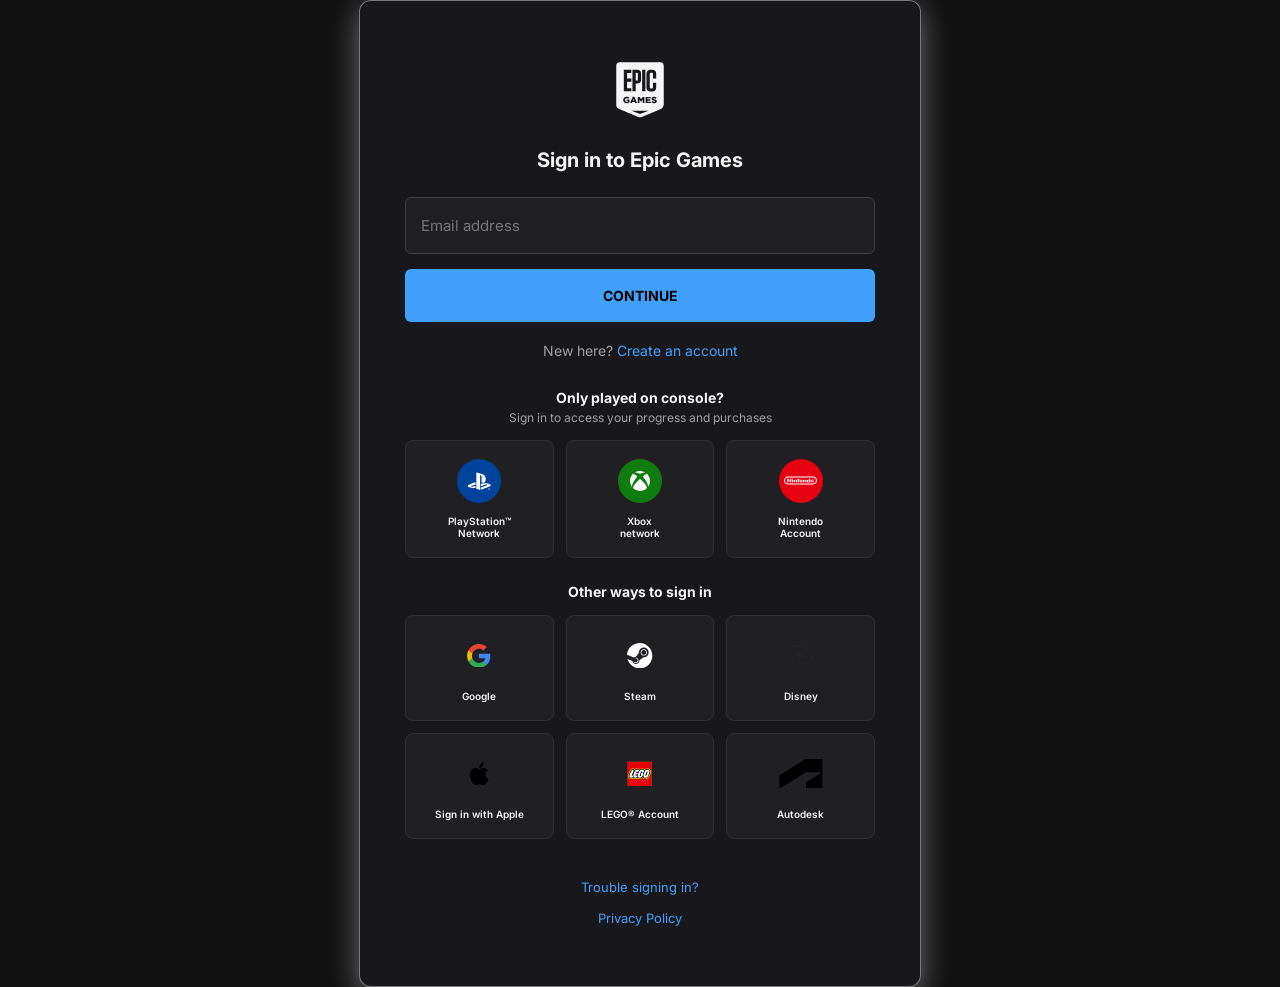
<file: login.html>
<!DOCTYPE html>
<html lang="sl">
<head>
    <meta charset="UTF-8">
    <meta name="viewport" content="width=device-width, initial-scale=1.0">
    <title>Sign in to Epic Games</title>
    <link rel="stylesheet" href="stylesheet.css">
</head>
<body>
    <div class="glavna-skatla">
        <!-- Logotip -->
        <div id="epic-logo" size="9" spacing="4.8" class="mui-7n5fxw">
            <svg viewBox="0 0 20 23" fill="none" xmlns="http://www.w3.org/2000/svg" class="mui-14hp1uk">
                <path d="M8.72828 7.83333C9.04142 7.83333 9.13578 7.69782 9.13578 7.35268V5.18338C9.13578 4.83824 9.04142 4.67819 8.72828 4.67819H8.2719V7.83333H8.72828Z" fill="currentColor"></path><path d="M7.68124 15.7861L7.69179 15.8172L7.70562 15.8479H7.1189L7.13274 15.8172L7.14328 15.7861L7.15711 15.7519L7.17128 15.7211L7.18149 15.6901L7.19533 15.6593L7.20916 15.6251L7.223 15.594L7.23354 15.5633L7.24738 15.5325L7.26121 15.5015L7.27176 15.4672L7.28559 15.4365L7.29943 15.4054L7.30997 15.3747L7.32381 15.3436L7.33764 15.3093L7.35148 15.2786L7.36202 15.2475L7.37586 15.2165L7.38969 15.1825L7.40024 15.1515L7.41407 15.1204L7.42791 15.1515L7.43845 15.1825L7.45196 15.2165L7.46612 15.2475L7.47667 15.2786L7.4905 15.3093L7.50434 15.3436L7.51455 15.3747L7.52872 15.4054L7.54255 15.4365L7.55276 15.4672L7.56693 15.5015L7.57714 15.5325L7.60482 15.594L7.61536 15.6251L7.62919 15.6593L7.64303 15.6901L7.65357 15.7211L7.66741 15.7519L7.68124 15.7861Z" fill="currentColor"></path><path fill-rule="evenodd" clip-rule="evenodd" d="M0.5 2.22412C0.5 0.964645 0.959634 0.5 2.20487 0.5H17.7951C19.0404 0.5 19.5 0.964645 19.5 2.22412V17.4219C19.5 17.5647 19.5 18.5507 18.5221 19.0715C17.5442 19.5924 10.8703 22.2757 10.8703 22.2757C10.4775 22.4578 10.2876 22.5052 10 22.4996C9.67714 22.4996 9.55607 22.4567 9.12574 22.2757C9.12574 22.2757 2.45648 19.5054 1.47824 19.0715C0.581575 18.6555 0.545888 18.1813 0.524221 17.8934C0.52225 17.8673 0.520395 17.8426 0.518018 17.8197C0.505569 17.6968 0.5 17.5647 0.5 17.4219V2.22412ZM6.54586 6.97525V8.26808H4.82329V10.8569H6.54586V12.1471H3.52293V3.51961H6.54586V4.81179H4.82329V6.97525H6.54586ZM14.6779 11.0296C15.0129 11.0296 15.1835 10.8722 15.1835 10.5329V8.69734H16.4783V10.5934C16.4783 11.6476 15.9421 12.1523 14.8617 12.1523H14.2033C13.1232 12.1523 12.5917 11.6476 12.5917 10.5934V5.24611C12.5917 4.19188 13.1232 3.52743 14.2033 3.52743H14.8493C15.9294 3.52743 16.4783 4.0605 16.4783 5.11439V6.97251L15.1835 6.97022V5.24611C15.1835 4.81787 15.0605 4.68022 14.6529 4.68022H14.4295C14.0818 4.68022 13.8912 4.90679 13.8912 5.24611V10.5329C13.8912 10.8722 14.0818 11.0296 14.4295 11.0296H14.6779ZM10.8643 12.1471H12.1599V3.51961H10.8643V12.1471ZM6.9777 12.1471V3.51961H8.92531C9.93414 3.51961 10.4325 4.0495 10.4325 5.1218V7.4146C10.4325 8.48656 9.93414 9.01645 8.92531 9.01645H8.2719V12.1471H6.9777ZM16.6873 16.1941L16.691 16.1598L16.6943 16.1219V16.0398L16.691 16.0022L16.6873 15.9679L16.6735 15.8994L16.6666 15.8686L16.6564 15.8379L16.6458 15.8069L16.632 15.7797L16.6145 15.7486L16.5971 15.7214L16.5763 15.6907L16.5556 15.6632L16.5312 15.6393L16.5068 15.6118L16.4515 15.5639L16.4235 15.5468L16.3958 15.5261L16.3681 15.5092L16.3055 15.475L16.2709 15.4578L16.236 15.4439L16.2014 15.4268L16.1632 15.4135L16.1319 15.4031L16.1009 15.3928L16.066 15.3828L16.0347 15.3724L15.9656 15.3517L15.9306 15.3449L15.8924 15.3346L15.8578 15.3245L15.8196 15.3174L15.7814 15.3074L15.705 15.2867L15.6704 15.2799L15.6391 15.2695L15.6078 15.2627L15.5801 15.2524L15.5524 15.2456L15.5106 15.232L15.4724 15.2181L15.4378 15.2045L15.4101 15.1874L15.3785 15.1702L15.3544 15.1463L15.3403 15.1259L15.3232 15.0881L15.3195 15.0437V15.0366L15.3232 15.0027L15.337 14.9716L15.3577 14.9409L15.389 14.9134L15.4134 14.8998L15.4411 14.8862L15.4724 14.8794L15.5073 14.8723L15.5452 14.8655H15.6216L15.6529 14.8691L15.6878 14.8723L15.7224 14.8759L15.7916 14.8894L15.8265 14.8962L15.8611 14.9066L15.896 14.9169L15.9339 14.9273L15.9619 14.9409L15.9932 14.9512L16.0209 14.9648L16.0522 14.9784L16.0799 14.9923L16.1112 15.0059L16.1388 15.023L16.1701 15.0366L16.1981 15.0573L16.2258 15.0745L16.2568 15.0916L16.2848 15.112L16.3055 15.0848L16.323 15.0573L16.3437 15.0298L16.3645 15.0027L16.3853 14.9716L16.4027 14.9444L16.4235 14.9169L16.4445 14.8894L16.4617 14.8623L16.4824 14.8348L16.5035 14.8073L16.521 14.7801L16.5414 14.749L16.5625 14.7219L16.5832 14.6944L16.6007 14.6669L16.6215 14.6394L16.5661 14.5986L16.5381 14.5779L16.5104 14.5608L16.4791 14.5404L16.4515 14.5232L16.3889 14.489L16.3612 14.475L16.3299 14.4582L16.295 14.4443L16.264 14.4307L16.2327 14.4171L16.2014 14.4068L16.1665 14.3929L16.1355 14.3861L16.1042 14.3757L16.0693 14.3657L16.0384 14.3589L16.0034 14.3518L15.9688 14.345L15.9375 14.3382L15.903 14.3314L15.8647 14.3279L15.8302 14.3211L15.7916 14.3178H15.757L15.6806 14.3107H15.5314L15.4622 14.3178L15.4273 14.3211L15.3927 14.3246L15.3614 14.3314L15.3268 14.3382L15.2951 14.345L15.2642 14.3518L15.2365 14.3589L15.2049 14.3689L15.1703 14.3829L15.1357 14.3929L15.1044 14.4068L15.0731 14.4239L15.0418 14.4375L15.0105 14.4547L14.9828 14.4718L14.9552 14.4922L14.9272 14.5129L14.9031 14.53L14.8751 14.554L14.8511 14.5815L14.8267 14.6054L14.8023 14.6326L14.7608 14.6876L14.7433 14.7183L14.7262 14.749L14.712 14.7801L14.6844 14.8416L14.6775 14.8723L14.6669 14.9033L14.6531 14.9648L14.6495 14.9991L14.6462 15.0298L14.6425 15.0641V15.1431L14.6495 15.2149L14.6531 15.2492L14.66 15.2799L14.6669 15.3142L14.6775 15.3414L14.6877 15.3724L14.6982 15.3996L14.712 15.4235L14.7295 15.4542L14.7466 15.4817L14.7641 15.5057L14.7849 15.5296L14.8059 15.5536L14.83 15.5775L14.8544 15.6014L14.8787 15.6221L14.9064 15.6393L14.9344 15.6597L14.9654 15.6768L14.9934 15.694L15.028 15.7111L15.0593 15.7282L15.0939 15.7418L15.1288 15.7557L15.1634 15.7693L15.2016 15.7829L15.2642 15.8036L15.2951 15.814L15.3301 15.8208L15.3614 15.8311L15.396 15.8411L15.4305 15.8479L15.4655 15.8583L15.5001 15.8651L15.5383 15.8754L15.5732 15.8822L15.6111 15.8926L15.646 15.8994L15.6806 15.9097L15.7119 15.9165L15.7432 15.9269L15.7709 15.9337L15.7952 15.9405L15.8367 15.9576L15.8717 15.9715L15.903 15.9851L15.9306 15.9987L15.9583 16.0194L15.9827 16.0398L16.0001 16.0637L16.014 16.098L16.0176 16.1391V16.1459L16.014 16.1802L16.0034 16.2109L15.9896 16.2384L15.9688 16.2623L15.9412 16.283L15.9168 16.2966L15.8888 16.307L15.8578 16.3138L15.8265 16.3206L15.7916 16.3273L15.7534 16.3309H15.6773L15.6391 16.3273H15.6045L15.5696 16.3206L15.5314 16.3173L15.4968 16.3102L15.4622 16.3034L15.4273 16.2966L15.396 16.2863L15.3614 16.2762L15.3268 16.2659L15.2951 16.2523L15.2642 16.2419L15.2329 16.228L15.1703 16.2009L15.1426 16.1837L15.1113 16.1701L15.0837 16.1527L15.0524 16.1323L15.0244 16.1151L14.9934 16.0948L14.9654 16.0741L14.9344 16.0533L14.9064 16.033L14.8857 16.0605L14.8613 16.0844L14.8405 16.1119L14.8162 16.1391L14.7954 16.163L14.7746 16.1905L14.7503 16.218L14.7295 16.2419L14.7051 16.2691L14.6844 16.2934L14.66 16.3206L14.6392 16.348L14.6185 16.372L14.5941 16.3995L14.5734 16.4267L14.549 16.4506L14.5282 16.4781L14.5559 16.502L14.5803 16.5227L14.6079 16.5431L14.6356 16.5638L14.6636 16.5842L14.6913 16.6049L14.7466 16.6392L14.7783 16.6563L14.8059 16.6732L14.8369 16.6903L14.8685 16.7042L14.8995 16.721L14.9308 16.7346L14.9621 16.7485L14.9967 16.7621L15.028 16.7725L15.0626 16.7828L15.0939 16.7964L15.1288 16.8068L15.1634 16.8168L15.1947 16.8239L15.2293 16.8339L15.2642 16.841L15.3683 16.8614L15.4029 16.865L15.4378 16.8718L15.4757 16.875L15.5452 16.8821H15.5834L15.618 16.8854H15.7639L15.8367 16.8786L15.8717 16.875L15.9375 16.8682L15.9725 16.8614L16.0034 16.8546L16.0347 16.8478L16.0693 16.841L16.1009 16.8307L16.1701 16.81L16.2047 16.7964L16.2396 16.7828L16.2709 16.7657L16.3019 16.7518L16.3335 16.7346L16.3612 16.7142L16.3889 16.6974L16.4165 16.6767L16.4409 16.6563L16.4686 16.6321L16.5137 16.5878L16.5345 16.5638L16.5519 16.5363L16.5727 16.5088L16.6076 16.4542L16.6215 16.4234L16.6353 16.3959L16.6491 16.3652L16.6597 16.3309L16.6666 16.3002L16.6768 16.2659L16.684 16.2316L16.6873 16.1941ZM12.267 16.8443H14.291V16.2795H12.9301V15.8551H14.1382V15.3245H12.9301V14.9169H14.2736V14.3518H12.267V16.8443ZM11.0843 16.8443H11.7544V14.3518H11.0428L11.0253 14.3793L11.0082 14.41L10.9871 14.4372L10.9697 14.4683L10.9525 14.4954L10.9351 14.5265L10.9143 14.5537L10.8969 14.5844L10.8794 14.6119L10.8623 14.6391L10.8415 14.6698L10.8241 14.6973L10.8066 14.728L10.7891 14.7555L10.7687 14.7859L10.7338 14.8409L10.7163 14.8713L10.6992 14.8988L10.6784 14.9295L10.661 14.957L10.6435 14.9875L10.6261 15.0149L10.6053 15.0457L10.5882 15.0729L10.5707 15.1004L10.5533 15.1311L10.5325 15.1586L10.515 15.1893L10.4979 15.2165L10.4805 15.2475L10.4597 15.2747L10.4422 15.3054L10.4248 15.3329L10.4076 15.3054L10.3902 15.2747L10.3691 15.2475L10.352 15.2165L10.3345 15.1893L10.3174 15.1586L10.2999 15.1311L10.2788 15.1004L10.2617 15.0729L10.2443 15.0457L10.2271 15.0149L10.2097 14.9875L10.1886 14.957L10.1714 14.9295L10.154 14.8988L10.1369 14.8713L10.1194 14.8409L10.0983 14.8134L10.0812 14.7859L10.0637 14.7555L10.0463 14.728L10.0255 14.6973L10.008 14.6698L9.99091 14.6391L9.97345 14.6119L9.95599 14.5844L9.93524 14.5537L9.91811 14.5265L9.90065 14.4954L9.88319 14.4683L9.86573 14.4372L9.84497 14.41L9.82751 14.3793L9.81038 14.3518H9.0988V16.8443H9.75833V15.3773L9.77909 15.4048L9.79655 15.4358L9.8173 15.463L9.83476 15.494L9.85552 15.5215L9.87265 15.5523L9.89373 15.5798L9.91086 15.6105L9.93195 15.638L9.94941 15.6687L9.97016 15.6962L9.98762 15.7273L10.008 15.7548L10.0255 15.7855L10.0463 15.813L10.0637 15.8437L10.0848 15.8712L10.1056 15.902L10.1227 15.9295L10.1434 15.9605L10.1609 15.988L10.182 16.0187L10.1991 16.0462L10.2202 16.077L10.2373 16.1045L10.2581 16.1352L10.2755 16.1627L10.2963 16.1934L10.3138 16.2212L10.3345 16.252L10.352 16.2795L10.3727 16.3102L10.3902 16.3377L10.4109 16.3684H10.4248L10.4422 16.3413L10.463 16.3102L10.4805 16.2827L10.5012 16.2552L10.5187 16.2245L10.5394 16.197L10.5566 16.1695L10.574 16.1388L10.5951 16.1113L10.6122 16.0841L10.6333 16.0563L10.6504 16.0255L10.6712 15.998L10.6887 15.9709L10.7061 15.9398L10.7269 15.9123L10.7443 15.8848L10.7651 15.8541L10.7822 15.8266L10.8033 15.7991L10.8208 15.7684L10.8379 15.7409L10.859 15.7137L10.8761 15.6826L10.8969 15.6551L10.9143 15.6276L10.9351 15.6005L10.9525 15.5694L10.9697 15.5419L10.9908 15.5144L11.0082 15.4837L11.029 15.4562L11.0464 15.429L11.0672 15.398L11.0843 15.3705V16.8443ZM8.10127 16.8443H8.81648L8.78881 16.7828L8.77497 16.7518L8.76443 16.7175L8.75059 16.6871L8.73675 16.6563L8.72292 16.6253L8.69492 16.5638L8.68141 16.5295L8.66724 16.4988L8.6567 16.4677L8.6432 16.437L8.62903 16.4063L8.61519 16.3755L8.60136 16.3413L8.58752 16.3102L8.55952 16.2487L8.54931 16.218L8.53547 16.187L8.5213 16.1527L8.46596 16.0297L8.45212 15.9987L8.44158 15.9644L8.40007 15.8722L8.38591 15.8411L8.37207 15.8104L8.35823 15.7761L8.3444 15.7454L8.33386 15.7147L8.32035 15.6836L8.30618 15.6529L8.29235 15.6221L8.27851 15.5878L8.26467 15.5571L8.23667 15.4953L8.22646 15.4646L8.21262 15.4339L8.19846 15.4031L8.18495 15.3688L8.15695 15.3074L8.14311 15.2763L8.12928 15.2456L8.11873 15.2149L8.1049 15.1806L8.09106 15.1498L8.07723 15.1188L8.06306 15.0881L8.03539 15.0266L8.02155 14.9923L8.01101 14.9616L7.9975 14.9305L7.98334 14.8998L7.9695 14.8691L7.95566 14.838L7.94183 14.804L7.92766 14.773L7.91383 14.7422L7.90361 14.7115L7.88978 14.6808L7.87561 14.6497L7.8621 14.6154L7.84794 14.5847L7.82027 14.5232L7.80643 14.4922L7.79589 14.4615L7.78205 14.4272L7.75438 14.3657L7.74021 14.3347H7.09814L7.08431 14.3657L7.07047 14.3964L7.05631 14.4272L7.04609 14.4615L7.03226 14.4922L7.01842 14.5232L7.00426 14.554L6.99075 14.5847L6.97658 14.6154L6.96275 14.6497L6.94858 14.6808L6.93837 14.7115L6.9107 14.773L6.89686 14.804L6.88302 14.838L6.86886 14.8691L6.84119 14.9305L6.83064 14.9616L6.81681 14.9923L6.80297 15.0266L6.76146 15.1188L6.74763 15.1498L6.73346 15.1806L6.72325 15.2149L6.69557 15.2763L6.68141 15.3074L6.65374 15.3688L6.6399 15.4031L6.62606 15.4339L6.61552 15.4646L6.58785 15.5261L6.57401 15.5571L6.55985 15.5878L6.54601 15.6221L6.51834 15.6836L6.5078 15.7147L6.48012 15.7761L6.46629 15.8104L6.45245 15.8411L6.43862 15.8722L6.42478 15.9029L6.41061 15.9337L6.4004 15.9644L6.38656 15.9987L6.3724 16.0297L6.31705 16.1527L6.30322 16.187L6.29268 16.218L6.25117 16.3102L6.237 16.3413L6.22316 16.3755L6.20966 16.4063L6.19549 16.437L6.18495 16.4677L6.17111 16.4988L6.15728 16.5295L6.14344 16.5638L6.11577 16.6253L6.08777 16.6871L6.07723 16.7175L6.06372 16.7518L6.03572 16.8135L6.02188 16.8443H6.72325L6.73708 16.8135L6.74763 16.7828L6.76146 16.7518L6.7753 16.7175L6.78584 16.6871L6.79968 16.6563L6.81351 16.6253L6.82372 16.5945L6.83789 16.5638L6.85173 16.5331L6.86194 16.502L6.87578 16.4677L6.88994 16.437L6.90048 16.4063L6.91399 16.3755H7.91053L7.92437 16.4063L7.93491 16.437L7.94875 16.4677L7.96258 16.502L7.9728 16.5331L7.98696 16.5638L8.0008 16.5945L8.01101 16.6253L8.03901 16.6871L8.04922 16.7175L8.06306 16.7518L8.07723 16.7828L8.08777 16.8135L8.10127 16.8443ZM5.71254 16.5467L5.74054 16.526L5.76492 16.5056V15.3928H4.61915V15.8926H5.12615V16.2041L5.09847 16.2212L5.07377 16.2352L5.0428 16.2487L5.0148 16.2623L4.9835 16.2762L4.95253 16.283L4.91794 16.2934L4.88302 16.3002L4.84843 16.307L4.73708 16.3173H4.65736L4.61915 16.3138L4.58455 16.3102L4.54963 16.3034L4.51504 16.2966L4.48012 16.2863L4.44553 16.2762L4.41424 16.2623L4.38294 16.2487L4.35197 16.2352L4.32397 16.218L4.2963 16.2009L4.26863 16.1802L4.24062 16.1598L4.21658 16.1391L4.19549 16.1151L4.17144 16.0912L4.15036 16.0673L4.1296 16.0398L4.11247 16.0126L4.09468 15.9851L4.07755 15.9544L4.06372 15.9233L4.04955 15.889L4.03934 15.8618L4.02913 15.8311L4.02221 15.8001L4.00804 15.7386L4.00113 15.6733L3.99783 15.6393V15.5604L4.00442 15.4921L4.01167 15.4542L4.01858 15.4235L4.0255 15.3896L4.03605 15.3553L4.04955 15.3245L4.06009 15.2935L4.07426 15.2627L4.09172 15.2352L4.10885 15.2045L4.12631 15.177L4.14344 15.1531L4.16452 15.1259L4.18857 15.1016L4.20966 15.0777L4.23371 15.0573L4.25808 15.0366L4.28246 15.0162L4.33781 14.982L4.36581 14.9648L4.39711 14.9512L4.42807 14.9373L4.45937 14.9273L4.49067 14.9169L4.52196 14.9101L4.55655 14.9033L4.58785 14.8998L4.62277 14.8962H4.69557L4.80659 14.9066L4.84118 14.9134L4.8761 14.9205L4.9074 14.9273L4.93837 14.9373L4.96966 14.9477L4.99767 14.958L5.02534 14.9716L5.05334 14.9855L5.08431 15.0027L5.11198 15.0195L5.13998 15.0366L5.16765 15.0538L5.19533 15.0745L5.22333 15.0916L5.251 15.1156L5.27867 15.1359L5.29943 15.1088L5.32381 15.0848L5.34456 15.0573L5.36894 15.0298L5.38969 15.0027L5.41078 14.9784L5.43483 14.9512L5.45591 14.9237L5.47996 14.8962L5.50104 14.8723L5.5218 14.8451L5.54618 14.8176L5.56693 14.7937L5.58768 14.7662L5.61206 14.7387L5.63282 14.7115L5.6572 14.6876L5.67795 14.6601L5.65028 14.6394L5.62227 14.6154L5.5946 14.5951L5.56693 14.5744L5.53926 14.5572L5.51159 14.5368L5.47996 14.5197L5.45229 14.5025L5.42132 14.4854L5.39332 14.4683L5.36202 14.4547L5.33105 14.4375L5.29943 14.4239L5.26846 14.41L5.23717 14.3964L5.20587 14.3861L5.1782 14.3757L5.1469 14.3689L5.1156 14.3589L5.08431 14.3518L5.05334 14.345L5.02171 14.3382L4.95253 14.3246L4.92124 14.3211L4.88302 14.3143L4.84843 14.3107H4.81351L4.7753 14.3075L4.73708 14.3039H4.58785L4.55326 14.3075L4.51834 14.3107L4.44916 14.3178L4.41424 14.3246L4.37965 14.3279L4.34506 14.3347L4.31376 14.345L4.27884 14.3518L4.24754 14.3621L4.21658 14.3689L4.18528 14.3829L4.15036 14.3929L4.12269 14.4032L4.0881 14.4204L4.0568 14.434L4.0255 14.4479L3.93161 14.4993L3.90427 14.5165L3.87627 14.5333L3.8486 14.554L3.82059 14.5711L3.79292 14.5915L3.76854 14.6122L3.74087 14.6361L3.71649 14.6565L3.66807 14.7047L3.64698 14.7287L3.62293 14.7526L3.60185 14.7765L3.5811 14.804L3.56034 14.8312L3.53959 14.8587L3.50467 14.9134L3.48754 14.9409L3.47008 14.9684L3.45262 14.9991L3.43878 15.0298L3.41111 15.0916L3.39727 15.1223L3.3831 15.1566L3.37289 15.1874L3.36235 15.2217L3.35214 15.2524L3.34522 15.2867L3.33468 15.321L3.32776 15.3517L3.32414 15.386L3.31722 15.42L3.3103 15.4921V15.5261L3.30701 15.5639V15.6768L3.31359 15.7454L3.31722 15.7797L3.32084 15.8104L3.32776 15.8447L3.33105 15.8754L3.33797 15.9097L3.34851 15.9405L3.35543 15.9747L3.36597 16.0055L3.37289 16.0365L3.38673 16.0673L3.39727 16.0948L3.43878 16.187L3.45262 16.218L3.47008 16.2452L3.48754 16.2762L3.50467 16.3034L3.52213 16.3309L3.54288 16.3584L3.56034 16.3856L3.5811 16.4095L3.60185 16.437L3.62293 16.4609L3.64698 16.4849L3.67136 16.5088L3.69574 16.5295L3.72012 16.5535L3.74417 16.5742L3.76854 16.5945L3.79655 16.6152L3.82422 16.6356L3.85189 16.6563L3.87956 16.6732L3.90757 16.6903L3.93886 16.7074L3.96653 16.7246L3.99783 16.7417L4.02913 16.7553L4.09172 16.7828L4.12631 16.7964L4.15728 16.8068L4.18857 16.8203L4.21987 16.8307L4.25479 16.8375L4.28576 16.8478L4.32068 16.8546L4.35197 16.8614L4.42115 16.875L4.49067 16.8821L4.59806 16.8922H4.74762L4.78584 16.8889L4.82043 16.8854L4.85864 16.8821L4.89356 16.8786L4.93145 16.875L4.96637 16.8718L5.00096 16.865L5.03588 16.8579L5.06685 16.8511L5.10177 16.8443L5.13306 16.8339L5.16765 16.8239L5.26154 16.7928L5.29251 16.7793L5.32743 16.7657L5.35873 16.7518L5.39332 16.7382L5.42461 16.721L5.45591 16.7074L5.48688 16.6903L5.51817 16.6732L5.54947 16.6563L5.57714 16.6392L5.60514 16.622L5.63282 16.6013L5.66049 16.5842L5.68849 16.5638L5.71254 16.5467ZM10.0006 21.2059L13.4554 19.9118H6.54586L10.0006 21.2059Z" fill="currentColor"></path>
            </svg>
        </div>
        
        <h2>Sign in to Epic Games</h2>

        <!-- E-pošta in gumb -->
        <form action="registracija.html" method="GET">
            <div class="ohisje-vnosa">
                <input type="email" id="email" placeholder="Email address" required>
            </div>
            <button type="submit" class="glavni-gumb">Continue</button>
        </form>

        <p class="besedilo-registracija">New here? <a href="registracija.html">Create an account</a></p>

        <!-- Sekcija: Konzolni računi -->
        <div class="glava-sekcije">
            <p class="naslov-sekcije">Only played on console?</p>
            <p class="podnaslov-sekcije">Sign in to access your progress and purchases</p>
        </div>

        <div class="mreza-gumbov">
            <!-- PlayStation -->
            <button class="kvadratni-gumb">
                <div class="icon-circle ps-circle">
                    <svg width="24px" height="24px" viewBox="0 0 34 26" fill="none" xmlns="http://www.w3.org/2000/svg" color="#fff">
                        <path d="M13.1816 0.923828C14.6 1.18358 15.9954 1.55622 17.3839 1.94381C18.1781 2.16956 18.971 2.40484 19.7571 2.65372C20.9946 3.04131 22.224 3.47922 23.3433 4.13337C23.8465 4.43256 24.3266 4.77119 24.7386 5.18327C25.1847 5.61438 25.5505 6.11757 25.8185 6.6738C26.3067 7.6761 26.474 8.79536 26.5229 9.89694C26.546 10.615 26.5447 11.3385 26.4073 12.0484C26.3035 12.6708 26.0829 13.2678 25.7573 13.8082C25.4619 14.2891 25.0455 14.6839 24.5496 14.9533C24.065 15.2049 23.5247 15.3298 22.9788 15.3164C22.1547 15.3246 21.355 15.0676 20.6152 14.7289L20.6084 11.1005V6.81524C20.6075 6.59612 20.5861 6.37758 20.5445 6.16245C20.4819 5.8279 20.3432 5.49062 20.0753 5.26351C19.8922 5.11208 19.6728 5.01085 19.4388 4.96975C19.3226 4.9496 19.2031 4.96105 19.0928 5.00292C18.9825 5.04479 18.8855 5.11553 18.8119 5.20775C18.5712 5.50286 18.5086 5.89453 18.4991 6.26173C18.4964 12.7352 18.4991 19.21 18.4964 25.6849C16.7243 25.1327 14.9523 24.5806 13.1816 24.0257C13.1789 16.3255 13.1802 8.62536 13.1816 0.923828ZM25.3805 16.2004C27.1118 16.2072 28.8539 16.418 30.5117 16.9294C30.8368 17.0273 31.1509 17.1538 31.4759 17.2544C32.0526 17.4625 32.6319 17.7127 33.0943 18.1221C33.3704 18.3709 33.6111 18.7069 33.6138 19.089C33.6301 19.4018 33.4873 19.701 33.2806 19.9308C32.889 20.3619 32.3722 20.6584 31.8527 20.9168C31.2992 21.1942 30.7048 21.3738 30.1255 21.5846L19.5041 25.3354V22.4114C19.5082 22.372 19.4864 22.304 19.5422 22.2945L27.6231 19.4616C27.9876 19.3284 28.3793 19.2304 28.688 18.9884C28.8145 18.8904 28.9382 18.7354 28.877 18.5668C28.8118 18.4213 28.6581 18.3397 28.5153 18.2798C28.1114 18.1221 27.6721 18.0921 27.2437 18.0799C26.5699 18.0754 25.8994 18.1763 25.2568 18.3791C23.3392 19.0387 21.423 19.7078 19.5041 20.3674V17.2258C20.8983 16.759 22.3394 16.4461 23.8016 16.2929C24.3266 16.2331 24.8542 16.2195 25.3805 16.2004ZM12.1453 14.8908L12.1466 16.229V17.5672C12.1466 17.6882 12.1534 17.8093 12.1385 17.9303C10.312 18.5654 8.48831 19.2141 6.66458 19.8547C6.41163 19.9485 6.15187 20.0546 5.9574 20.245C5.86628 20.3334 5.79148 20.4653 5.8418 20.5931C5.90436 20.7427 6.0594 20.8243 6.20355 20.8869C6.60475 21.0474 7.0413 21.0691 7.46833 21.0882C7.9447 21.0876 8.41984 21.0397 8.88678 20.9454C9.19975 20.8784 9.50676 20.7861 9.80476 20.6693C10.584 20.3919 11.3633 20.1117 12.1439 19.8384C12.1494 20.5918 12.1453 21.3479 12.1466 22.1013C12.1439 22.2523 12.1534 22.4046 12.1385 22.5542C9.2381 23.1002 6.24701 22.9085 3.44009 21.9966C2.8281 21.8212 2.22155 21.5886 1.7102 21.2078C1.42868 20.9943 1.17709 20.7251 1.04925 20.3946C0.995035 20.2542 0.970085 20.1042 0.975931 19.9538C0.981778 19.8035 1.0183 19.6559 1.08325 19.5201C1.21245 19.2508 1.43684 19.0373 1.68436 18.8714C2.25827 18.4825 2.8893 18.186 3.52984 17.9208C4.08199 17.6896 4.65454 17.5101 5.21757 17.3088C7.52817 16.5051 9.83468 15.6918 12.1453 14.8908Z" fill="white"></path>
                        <path d="M31.2305 25.8941C30.4698 25.8672 29.9553 25.282 29.9964 24.5241C30.0354 23.8075 30.6263 23.2912 31.363 23.3353C32.121 23.3808 32.5816 23.9688 32.5555 24.669C32.5273 25.4198 31.9634 25.9198 31.2305 25.8941ZM32.3607 24.6149C32.3606 23.993 31.9018 23.5293 31.2866 23.529C30.6537 23.5287 30.1949 23.9872 30.1969 24.6177C30.1989 25.2474 30.6575 25.7097 31.2799 25.7097C31.9006 25.7098 32.3608 25.2436 32.3607 24.6149Z" fill="white"></path>
                        <path d="M31.5716 24.6221C31.6858 24.6639 31.7313 24.7609 31.7645 24.8664C31.8096 25.0096 31.8514 25.1539 31.899 25.2964C31.9145 25.3427 31.9168 25.349 31.9168 25.349L31.6408 25.3491C31.6408 25.3491 31.6382 25.3366 31.6291 25.3024C31.5966 25.1794 31.5612 25.0571 31.5269 24.9345C31.4821 24.7746 31.4267 24.7303 31.2603 24.7248C31.2038 24.7229 31.0393 24.7219 31.0393 24.7219L31.041 25.3472L30.7744 25.3493C30.7744 25.3493 30.7754 24.6523 30.7754 24.3338C30.7754 24.1977 30.7744 23.8718 30.7744 23.8718C30.7744 23.8718 31.2417 23.8718 31.449 23.8751C31.6427 23.8783 31.7777 23.9696 31.8153 24.1215C31.8649 24.3216 31.8129 24.5336 31.5808 24.608C31.5793 24.6085 31.5729 24.6105 31.5729 24.6105C31.5729 24.6105 31.574 24.6183 31.5716 24.6221ZM31.0399 24.2945C31.0399 24.3615 31.0396 24.5403 31.0396 24.5403C31.0396 24.5403 31.0423 24.5406 31.0757 24.5399C31.1802 24.5379 31.2852 24.5471 31.3888 24.5265C31.5142 24.5016 31.5849 24.4087 31.5805 24.278C31.5763 24.1548 31.5064 24.0744 31.3854 24.0651C31.2855 24.0575 31.0394 24.057 31.0394 24.057V24.106C31.0394 24.106 31.0399 24.2317 31.0399 24.2945Z" fill="white"></path>
                    </svg>
                </div>
                <span>PlayStation™<br>Network</span>
            </button>

            <!-- Xbox -->
            <button class="kvadratni-gumb">
                <div class="icon-circle xbox-circle">
                    <svg xmlns="http://www.w3.org/2000/svg" viewBox="0 0 50 50" color="#fff" width="20px" height="20px">
                        <path fill="currentColor" d="m 22.507206,49.595036 c -3.839305,-0.36485 -7.72611,-1.732319 -11.064938,-3.893265 -2.7978042,-1.809887 -3.4291927,-2.5551 -3.4291927,-4.040355 0,-2.983725 3.3075477,-8.21056 8.9668737,-14.16767 3.213132,-3.384198 7.689618,-7.34871 8.173295,-7.241842 0.94187,0.20857 8.466399,7.488906 11.283897,10.916772 4.454474,5.418165 6.501564,9.856119 5.461221,11.834353 -0.790684,1.503643 -5.698136,4.443126 -9.302843,5.57215 -2.971581,0.930798 -6.874025,1.324952 -10.088313,1.019857 z M 4.2340126,38.559329 C 1.9088811,35.021147 0.73415086,31.538122 0.16763899,26.50032 -0.02003976,24.836949 0.04599538,23.886041 0.59223331,20.470815 1.2717001,16.219021 3.7144204,11.294982 6.6512458,8.267015 7.9012791,6.9799849 8.0124961,6.9455116 9.5370966,7.4568757 11.384921,8.077408 13.360182,9.4310872 16.424444,12.179816 l 1.789899,1.605339 -0.978941,1.189353 c -4.534413,5.521588 -9.3202208,13.352935 -11.1217053,18.196534 -0.9789419,2.631516 -1.3728356,5.274524 -0.949979,6.374819 0.2838352,0.743489 0.02317,0.466548 -0.9326015,-0.984808 z M 45.044298,39.160902 C 45.274264,38.04854 44.983478,36.006529 44.302852,33.946133 42.828647,29.484619 37.899762,21.185001 33.374039,15.541607 l -1.424969,-1.776561 1.541978,-1.403668 c 2.012333,-1.832868 3.409498,-2.9302908 4.917879,-3.8628125 1.189212,-0.7354455 2.889327,-1.3864302 3.620346,-1.3864302 0.450082,0 2.036663,1.6375155 3.316819,3.4186727 1.98337,2.757921 3.441936,6.107646 4.181064,9.589522 0.477887,2.252302 0.517855,7.067172 0.07705,9.313728 -0.36493,1.843211 -1.129549,4.23226 -1.870995,5.853113 -0.561878,1.214061 -1.946299,3.572656 -2.554517,4.340278 -0.312798,0.394728 -0.312798,0.394154 -0.139022,-0.457355 z M 22.918477,6.2698203 C 20.829682,5.2183627 17.607863,4.0893392 15.82839,3.7848192 15.20511,3.6785241 14.141019,3.6181945 13.465028,3.6526689 11.996035,3.7262109 12.061492,3.650385 14.416743,2.5466266 16.374628,1.6290436 18.008129,1.0895255 20.226677,0.62757424 22.720371,0.10759098 27.409445,0.10184493 29.86375,0.61493532 32.513844,1.1693929 35.635451,2.3213995 37.394073,3.3958394 L 37.917719,3.7141492 36.71866,3.6543965 C 34.334445,3.5348861 30.86007,4.490391 27.129664,6.289934 26.00475,6.8334749 25.026967,7.2666979 24.955139,7.2552067 24.883899,7.2414175 23.966929,6.7984262 22.916159,6.2698248 Z"></path>
                    </svg>
                </div>
                <span>Xbox<br>network</span>
            </button>

            <!-- Nintendo -->
            <button class="kvadratni-gumb">
                <div class="icon-circle nintendo-circle">
                    <svg viewBox="0 0 67 17" fill="none" xmlns="http://www.w3.org/2000/svg" color="#fff" width="33px" height="33px">
                        <path d="M12.4158 9.97174L9.06263 4.71748H6.64291V12.2474H9.0445V7.00194L12.4067 12.2562H14.8083V4.71748H12.4158V9.97174ZM31.4745 7.25674V6.5099H30.2057V5.49947H27.8676V6.5099H26.5988V7.25674H27.8676V12.2562H30.2057V7.25674H31.4745ZM16.1496 12.2562H18.4878V7.24796H16.1496V12.2562ZM16.1496 6.2551H18.4878V4.71748H16.1496V6.2551ZM57.0946 6.90529C55.2095 6.90529 53.6779 8.16174 53.6779 9.71693C53.6779 11.2721 55.2095 12.5286 57.0946 12.5286C58.9796 12.5286 60.5112 11.2721 60.5112 9.71693C60.5112 8.16174 58.9886 6.90529 57.0946 6.90529ZM58.0371 10.7713C58.0371 11.5709 57.5477 11.896 57.0855 11.896C56.6142 11.896 56.1248 11.5709 56.1248 10.7713C56.1248 10.4638 56.1248 9.69057 56.1248 9.69057C56.1248 9.69057 56.1248 8.95252 56.1248 8.64499C56.1248 7.85422 56.6142 7.52033 57.0764 7.52033C57.5386 7.52033 58.028 7.84543 58.028 8.64499C58.028 8.95252 58.028 9.50606 58.028 9.70814C58.0371 9.72572 58.0371 10.4726 58.0371 10.7713ZM50.6148 7.49398C50.2432 7.29189 49.8444 7.09859 49.2916 7.04587C47.606 6.90529 46.3191 8.34625 46.3191 9.673C46.3191 11.4127 47.7057 12.0629 47.9141 12.1595C48.7026 12.511 49.7085 12.511 50.6057 11.975C50.6057 12.019 50.6057 12.265 50.6057 12.265H52.9167V4.71748H50.6148C50.6148 4.71748 50.6148 6.33417 50.6148 7.49398ZM50.6329 9.72572C50.6329 9.72572 50.6329 10.2968 50.6329 10.6131C50.6329 11.3863 50.0801 11.5884 49.7176 11.5884C49.346 11.5884 48.8022 11.3863 48.8022 10.6131C48.8022 10.3495 48.8022 9.72572 48.8022 9.72572C48.8022 9.72572 48.8022 9.0931 48.8022 8.8295C48.8022 8.0563 49.346 7.85422 49.7176 7.85422C50.0801 7.85422 50.6329 8.04752 50.6329 8.8295C50.6329 9.0931 50.6329 9.72572 50.6329 9.72572ZM23.9616 7.01072C23.1913 7.0283 22.5478 7.35339 22.0947 7.76635C22.0947 7.64334 22.0947 7.23917 22.0947 7.23917H19.7747V12.2474H22.0947C22.0947 12.2474 22.0947 9.17217 22.0947 8.9613C22.0947 8.52198 22.5659 8.03873 23.2003 8.03873C23.8347 8.03873 24.2697 8.52198 24.2697 8.9613C24.2697 9.27761 24.2697 12.2474 24.2697 12.2474H26.5897C26.5897 12.2474 26.5897 9.87509 26.5897 9.52363C26.6079 7.54669 24.8316 6.99315 23.9616 7.01072ZM42.9478 7.01072C42.1775 7.0283 41.534 7.35339 41.0809 7.76635C41.0809 7.64334 41.0809 7.23917 41.0809 7.23917H38.7609V12.2474H41.0809C41.0809 12.2474 41.0809 9.17217 41.0809 8.9613C41.0809 8.52198 41.5521 8.03873 42.1865 8.03873C42.8209 8.03873 43.2559 8.52198 43.2559 8.9613C43.2559 9.27761 43.2559 12.2474 43.2559 12.2474H45.576C45.576 12.2474 45.576 9.87509 45.576 9.52363C45.5941 7.54669 43.8178 6.99315 42.9478 7.01072ZM38.054 9.76965C38.054 8.21446 36.5043 6.93165 34.6102 6.93165C32.707 6.93165 31.1664 8.1881 31.1664 9.74329C31.1664 11.2985 32.707 12.5549 34.6102 12.5549C36.1871 12.5549 37.5193 11.6851 37.9271 10.4989H35.598C35.598 10.4989 35.598 10.5253 35.598 10.8064C35.598 11.7202 34.9727 11.9223 34.6283 11.9223C34.2839 11.9223 33.6495 11.7202 33.6495 10.8064C33.6495 10.5341 33.6495 9.76965 33.6495 9.76965H38.054ZM33.8127 8.01237C33.9939 7.70485 34.3292 7.55548 34.6374 7.55548C34.9455 7.55548 35.2808 7.70485 35.4621 8.01237C35.6071 8.26718 35.6161 8.55713 35.6161 8.99645H33.6677C33.6495 8.54834 33.6586 8.25839 33.8127 8.01237ZM61.4446 5.64884C61.4446 5.40282 61.2543 5.27981 60.8827 5.27981H60.3571V6.56262H60.6743V6.03544H60.8284L61.0821 6.56262H61.4446L61.1455 5.9915C61.3359 5.94757 61.4446 5.82456 61.4446 5.64884ZM60.8374 5.85092H60.6833V5.48189H60.8284C61.0187 5.48189 61.1184 5.5434 61.1184 5.67519C61.1093 5.7982 61.0187 5.85092 60.8374 5.85092ZM60.8465 4.77898C60.1849 4.77898 59.6502 5.29738 59.6502 5.93879C59.6502 6.58019 60.1849 7.09859 60.8465 7.09859C61.508 7.09859 62.0427 6.58019 62.0427 5.93879C62.0427 5.29738 61.508 4.77898 60.8465 4.77898ZM60.8465 6.87893C60.3118 6.87893 59.8768 6.45718 59.8768 5.93879C59.8768 5.42039 60.3118 4.99864 60.8465 4.99864C61.3812 4.99864 61.8162 5.42039 61.8162 5.93879C61.8162 6.45718 61.3812 6.87893 60.8465 6.87893ZM58.2455 0.500016H8.7545C3.5163 0.491229 0 4.13758 0 8.5132C0 12.8888 3.50724 16.5 8.76356 16.5H58.2364C63.4928 16.5 67 12.8888 67 8.5132C67 4.13758 63.4746 0.491229 58.2455 0.500016ZM58.2183 14.5407H8.78168C4.60381 14.5582 2.06628 11.8344 2.06628 8.50441C2.06628 5.17437 4.62194 2.47695 8.78168 2.46817H58.2183C62.3781 2.47695 64.9337 5.17437 64.9337 8.50441C64.9247 11.8344 62.3962 14.5582 58.2183 14.5407Z" fill="currentColor"></path>
                    </svg>
                </div>
                <span>Nintendo<br>Account</span>
            </button>
        </div>

        <!-- Sekcija: Drugi načini -->
        <div class="glava-sekcije">
            <p class="naslov-sekcije">Other ways to sign in</p>
        </div>

        <div class="mreza-gumbov">
            <!-- Google -->
            <button class="kvadratni-gumb">
                <div class="icon-circle google-circle">
                    <svg viewBox="0 0 18 18" fill="none" xmlns="http://www.w3.org/2000/svg" width="23.86px" height="23.72px" class="mui-e8z6o0"><path d="M17.64 9.20483C17.64 8.56665 17.5827 7.95301 17.4764 7.36392H9V10.8453H13.8436C13.635 11.9703 13.0009 12.9235 12.0477 13.5616V15.8198H14.9564C16.6582 14.253 17.64 11.9457 17.64 9.20483Z" fill="#4285F4"></path><path d="M9 17.9999C11.43 17.9999 13.4673 17.194 14.9564 15.8194L12.0477 13.5613C11.2418 14.1013 10.2109 14.4204 9 14.4204C6.65591 14.4204 4.67182 12.8372 3.96409 10.7099H0.957275V13.0417C2.43818 15.9831 5.48182 17.9999 9 17.9999Z" fill="#34A853"></path><path d="M3.96409 10.7097C3.78409 10.1697 3.68182 9.59292 3.68182 8.99973C3.68182 8.40655 3.78409 7.82973 3.96409 7.28973V4.95792H0.957273C0.347727 6.17292 0 7.54746 0 8.99973C0 10.452 0.347727 11.8266 0.957273 13.0416L3.96409 10.7097Z" fill="#FBBC05"></path><path d="M9 3.57955C10.3214 3.57955 11.5077 4.03364 12.4405 4.92546L15.0218 2.34409C13.4632 0.891818 11.4259 0 9 0C5.48182 0 2.43818 2.01682 0.957275 4.95818L3.96409 7.29C4.67182 5.16273 6.65591 3.57955 9 3.57955Z" fill="#EA4335"></path></svg>
                </div>
                <span>Google</span>
            </button>

            <!-- Steam -->
            <button class="kvadratni-gumb">
                <div class="icon-circle steam-circle">
                    <svg viewBox="0 0 20 20" fill="none" xmlns="http://www.w3.org/2000/svg" color="#fff" width="25.33px" height="25.33px" class="mui-1hsm8ow"><path d="M9.98273 0C4.72031 0 0.409375 4.05061 0 9.19787L5.36906 11.4139C5.83788 11.0929 6.39467 10.9212 6.96484 10.9219C7.01813 10.9219 7.07078 10.9234 7.12266 10.9262L9.51062 7.47088V7.4225C9.51062 5.34333 11.2052 3.65136 13.2882 3.65136C15.3712 3.65136 17.0657 5.34333 17.0657 7.4225C17.0657 9.5016 15.3712 11.1943 13.2882 11.1943C13.2593 11.1943 13.2312 11.1936 13.2024 11.1929L9.79672 13.6178C9.79891 13.6628 9.80031 13.7077 9.80031 13.7519C9.80031 15.3133 8.5282 16.5833 6.96484 16.5833C5.5925 16.5833 4.4443 15.605 4.18484 14.3102L0.344531 12.7251C1.53383 16.9226 5.39711 20 9.98273 20C15.5154 20 20 15.5223 20 10C20 4.47706 15.5154 0 9.98273 0ZM6.2775 15.1733L5.04711 14.6657C5.26484 15.1191 5.6425 15.4984 6.14344 15.7067C7.22602 16.1573 8.47437 15.6447 8.92562 14.563C9.14409 14.0429 9.14538 13.4584 8.92922 12.9373C8.71297 12.4126 8.3043 12.0033 7.78031 11.7851C7.25922 11.5691 6.70133 11.5769 6.21117 11.7616L7.48266 12.2864C8.28125 12.6187 8.65891 13.5341 8.32594 14.3313C7.99367 15.1284 7.07609 15.5056 6.2775 15.1733ZM15.8054 7.4225C15.8054 6.03719 14.6759 4.90923 13.2884 4.90923C11.9002 4.90923 10.7708 6.03719 10.7708 7.4225C10.7708 8.8079 11.9002 9.93516 13.2884 9.93516C14.6759 9.93516 15.8054 8.8079 15.8054 7.4225ZM11.4015 7.41825C11.4015 6.37585 12.2484 5.53098 13.2921 5.53098C14.3365 5.53098 15.1834 6.37585 15.1834 7.41825C15.1834 8.46066 14.3365 9.3056 13.292 9.3056C12.2484 9.3056 11.4015 8.46058 11.4015 7.41825Z" fill="currentColor"></path></svg>
                </div>
                <span>Steam</span>
            </button>

            <!-- Disney -->
            <button class="kvadratni-gumb">
                <div class="icon-circle disney-circle">
                    <svg width="29.96px" height="24.72px" viewBox="0 0 40 40" fill="none" xmlns="http://www.w3.org/2000/svg" color="#232326" class="mui-kghjkw"><path d="M39.6635 26.2093L39.4266 26.8743C39.2058 27.3917 38.9532 27.8945 38.6701 28.3798C38.083 29.3313 37.3717 30.198 36.5557 30.9566C34.2226 32.9793 30.6227 34.1338 27.5331 34.5033C25.2939 34.774 23.0276 34.7086 20.8072 34.3093C20.0507 34.1708 18.9115 33.9122 18.9115 33.9122C18.9115 33.9122 18.9115 34.3647 18.9115 34.688C18.8713 34.9129 18.8072 35.1328 18.7201 35.3437C18.5661 35.6658 18.26 35.8854 17.909 35.9256C17.4511 36.0434 16.969 36.0209 16.5237 35.861C15.8876 35.5357 15.4708 34.8916 15.4301 34.1708C15.3298 33.552 15.2296 32.4898 15.2296 32.4898L14.2635 32.0188C12.9451 31.3613 11.6857 30.5887 10.4995 29.7098C10.1897 29.4789 8.84996 28.3428 8.54921 28.0658C7.71353 27.3179 6.99449 26.4459 6.41659 25.4797C5.95633 24.7971 5.8672 23.9252 6.17964 23.1615C6.64444 22.007 8.30314 21.1295 9.44236 20.6308C10.8995 20.0368 12.4063 19.5762 13.9445 19.2546C14.4549 19.1807 15.2387 19.033 15.2843 19.0053L15.3389 18.9591C15.3389 18.9591 15.4027 17.7676 15.3936 17.352C15.3845 16.9364 15.7035 14.221 15.8037 13.6576C15.8902 13.0202 16.0651 12.3983 16.3232 11.8104C16.4969 11.619 16.7864 11.5949 16.9885 11.755C18.2189 12.5308 18.6017 15.2 18.6928 16.567C18.7475 17.389 18.7748 18.6358 18.7748 18.6358C18.7748 18.6358 20.1875 18.6358 21.0624 18.6358C21.9546 18.6847 22.8431 18.7864 23.7236 18.9406C25.2916 19.1738 26.8232 19.6115 28.2805 20.2429C29.3138 20.7095 30.1389 21.549 30.5953 22.5981C30.9066 23.3283 30.8347 24.1682 30.404 24.8332C29.9025 25.7257 29.0062 26.3175 27.9979 26.4218C27.4145 26.421 26.8385 26.2885 26.3119 26.0338C26.2561 25.9814 26.2244 25.9078 26.2244 25.8307C26.2244 25.7535 26.2561 25.6799 26.3119 25.6275C26.5782 25.4528 26.8552 25.2954 27.1412 25.1564C27.2809 25.0824 27.4097 24.9892 27.524 24.8793C27.7701 24.6669 27.9979 24.4268 27.9706 24.1405C27.9432 23.8542 27.5514 23.5494 27.1868 23.4108C24.9789 22.6853 22.6934 22.2295 20.3788 22.0531C19.7318 22.0531 18.8113 21.9885 18.8113 21.9885L19.0027 31.2245C19.0027 31.2245 19.7682 31.3723 20.3697 31.4646C20.7161 31.52 22.1925 31.6493 22.5661 31.6586C25.6265 31.8604 28.6922 31.3584 31.5341 30.19C32.7122 29.6759 33.7732 28.9213 34.651 27.9734C35.7728 26.6589 36.3189 24.9385 36.1638 23.2076C35.9998 21.2404 34.6236 18.9129 33.5209 17.4998C30.6227 13.75 25.6557 10.6651 21.2811 8.86413C16.9598 7.02278 12.3488 5.97811 7.66518 5.7793C5.9121 5.70471 4.15643 5.83799 2.43389 6.17645C2.2425 6.22263 2.05111 6.29652 1.86884 6.33347C1.72261 6.37457 1.58184 6.4335 1.44961 6.50895L1.3767 6.5736L1.54074 6.65673C1.68656 6.72138 2.28807 6.75832 2.59794 6.81374C2.87049 6.85038 3.11693 6.9969 3.28147 7.22012C3.39876 7.36859 3.39876 7.57964 3.28147 7.7281C2.9716 8.09754 1.82327 8.03289 1.32201 7.959C0.820759 7.88511 0.137228 7.70963 0.0187499 7.24783C-0.053949 6.6958 0.0864399 6.13664 0.410641 5.68695C0.951411 4.73245 1.87097 4.0596 2.93515 3.83975C4.66971 3.37569 6.44748 3.09708 8.23934 3.00851C11.7353 2.92622 15.2199 3.44141 18.547 4.53245C20.7276 5.2214 22.8591 6.06076 24.9266 7.04464C26.5282 7.83514 28.086 8.71387 29.5928 9.6769C29.9665 9.92627 32.172 11.5241 32.5092 11.8381C33.2292 12.4292 34.1588 13.2697 34.8332 13.9439C36.303 15.3807 37.5586 17.0266 38.5608 18.8298C38.7521 19.2084 38.898 19.5779 39.144 20.0212C39.3389 20.4481 39.5093 20.886 39.6544 21.3327C40.1121 22.9247 40.1152 24.6156 39.6635 26.2093ZM15.1931 22.127C15.1931 22.127 13.8443 22.2194 12.9147 22.321C11.3261 22.4962 9.75758 22.824 8.23023 23.3C7.84745 23.4385 7.06367 23.7618 6.99076 24.1682C6.97545 24.576 7.14702 24.9681 7.45556 25.2303C7.61961 25.4243 8.54921 26.3202 8.80439 26.5418C10.3198 27.7441 11.9758 28.7523 13.7349 29.5435C14.2909 29.7744 15.2205 30.1069 15.2205 30.1069C15.2205 30.1069 15.1476 27.4654 15.1658 24.8609C15.1658 23.4847 15.1658 22.0901 15.1658 22.0901L15.1931 22.127Z" fill="currentColor"></path></svg>
                </div>
                <span>Disney</span>
            </button>

            <!-- Apple -->
            <button class="kvadratni-gumb">
                <div class="icon-circle apple-circle">
                    <svg viewBox="0 0 18 23" fill="none" xmlns="http://www.w3.org/2000/svg" color="#000" width="20.4px" height="23.8px" class="mui-ie1wik"><path d="M12.3306 4.01854C13.1089 3.06768 13.4993 2.04037 13.4993 0.940123V0.940109C13.4993 0.79418 13.4927 0.647083 13.4769 0.5C12.9348 0.528952 12.3583 0.698048 11.7489 1.00381C11.1382 1.31421 10.6346 1.70331 10.2386 2.17127C9.44545 3.09551 8.99881 4.2259 8.99881 5.28214C8.99881 5.42812 9.00791 5.56704 9.02361 5.69904C10.2555 5.80211 11.3915 5.14892 12.3306 4.01854ZM16.4738 19.7713C16.917 19.1208 17.2996 18.4133 17.6227 17.6447C17.756 17.3188 17.8813 16.9793 18 16.6248C17.4526 16.3885 16.9606 16.0558 16.52 15.6254C15.5479 14.6979 15.0532 13.5297 15.0387 12.126C15.0229 10.3238 15.8183 8.91896 17.4262 7.91595C16.5279 6.60142 15.1772 5.87178 13.3793 5.7224C12.7158 5.66441 11.9059 5.81162 10.9463 6.16714C9.93153 6.5505 9.33293 6.74279 9.15631 6.74279C8.92006 6.74279 8.38123 6.57834 7.54203 6.25405C6.70047 5.93085 6.02326 5.7664 5.50684 5.7664C4.56305 5.78256 3.68666 6.03514 2.87557 6.53081C2.06447 7.02647 1.41642 7.70166 0.929283 8.5576C0.309453 9.62321 0 10.8948 0 12.3692C0 13.6563 0.229518 14.9857 0.687366 16.3587C1.11488 17.6297 1.66057 18.7446 2.32433 19.7061C2.94297 20.6064 3.45939 21.242 3.87226 21.6127C4.51913 22.2319 5.16718 22.5266 5.81735 22.4981C6.24486 22.4832 6.80402 22.3324 7.49811 22.0432C8.19115 21.7553 8.83907 21.6127 9.44321 21.6127C10.0192 21.6127 10.6492 21.7553 11.3348 22.0432C12.018 22.3324 12.605 22.475 13.0917 22.475C13.7697 22.4587 14.4029 22.1722 14.9938 21.6127C15.3751 21.2719 15.8697 20.658 16.4738 19.7713Z" fill="currentColor"></path></svg>
                </div>
                <span>Sign in with Apple</span>
            </button>

            <!-- LEGO -->
            <button class="kvadratni-gumb">
                <div class="icon-circle lego-circle">
                    <svg width="25.48px" height="25.48px" viewBox="0 0 35 35" fill="none" xmlns="http://www.w3.org/2000/svg" class="mui-653txw"><path d="M0.29541 0.982422V34.5265H33.8395V0.982422H0.29541Z" fill="white"></path><path fill-rule="evenodd" clip-rule="evenodd" d="M0.294922 34.5265V0.982422H33.839V34.5265H0.294922ZM30.9356 18.1384C31.2235 17.2746 31.5594 15.979 31.6074 14.9232C31.6554 14.1314 31.5594 13.0276 30.8156 12.2838C30.2398 11.66 29.328 11.348 28.1282 11.348C26.6166 11.348 25.3929 11.8759 24.5051 12.9317L24.2652 13.2196L24.0972 12.8837C23.9899 12.6476 23.9018 12.5459 23.7814 12.4069C23.7672 12.3905 23.7525 12.3736 23.7373 12.3558C23.1374 11.684 22.1057 11.324 20.714 11.324C19.4423 11.324 18.2666 11.708 17.4508 12.4038L17.2348 12.5718L17.0908 12.3318C16.7069 11.708 15.7232 11.3001 14.6194 11.3001C13.0358 11.3001 11.4282 11.516 10.4444 13.0756L10.0365 13.7235L10.0125 12.9557C9.98851 12.3558 9.91653 12.1159 9.65259 11.8279C9.34067 11.492 8.83679 11.348 8.09296 11.348C7.01322 11.348 6.19741 11.8279 5.59755 12.8117C4.66177 14.2754 2.45429 19.0982 2.50228 21.3777C2.55027 22.8413 3.53403 23.7531 5.16565 23.8011C6.50933 23.8251 7.58908 23.4892 8.26092 22.7934L8.42888 22.6254L8.59684 22.8173C9.2207 23.4892 10.1325 23.8491 11.2122 23.8491C12.5799 23.8491 13.7556 23.4172 14.4275 22.6734L14.6194 22.4814L14.7874 22.6974C15.4112 23.4652 16.395 23.8731 17.5947 23.8731C19.1544 23.8491 20.642 23.1293 21.6258 21.8816L21.8897 21.5456L22.0337 21.9296C22.6335 23.5852 24.2892 23.8251 25.2249 23.8251C28.3922 23.8251 29.7599 21.6416 30.9356 18.1384Z" fill="#FFED00"></path><path fill-rule="evenodd" clip-rule="evenodd" d="M0.294922 34.5265V0.982422H33.839V34.5265H0.294922ZM31.1519 20.6094C31.5838 19.6976 32.4236 17.4421 32.5676 16.2184C32.7595 14.7307 32.9275 13.3151 31.9437 11.8994C31.2239 10.9156 30.0002 10.2438 28.1526 10.2438C26.7609 10.2438 25.5132 10.6037 24.5055 11.4435C23.6417 10.6037 22.4179 10.2198 20.7623 10.2198C19.4666 10.2198 18.3629 10.5077 17.4271 11.0836C16.7313 10.5317 15.9395 10.1958 14.6438 10.1958C13.492 10.1958 11.8364 10.2438 10.6127 11.2996C10.3248 10.7237 9.74893 10.2678 8.14131 10.2678C6.65366 10.2678 5.45394 10.9636 4.68612 12.2593C3.63037 13.9389 1.39889 18.8098 1.44688 21.4492C1.47088 23.4647 2.98252 24.8324 5.14201 24.8804C6.43771 24.9044 7.56544 24.6164 8.40525 24.0646C9.17307 24.6164 10.1568 24.9044 11.2366 24.9044C12.5323 24.9044 13.708 24.5684 14.5718 23.9446C15.3636 24.5684 16.3954 24.9044 17.5711 24.9044C19.1067 24.9044 20.5224 24.4005 21.6501 23.3927C22.4179 24.3765 23.7616 24.9044 25.3693 24.9044C28.3925 24.9044 29.9762 23.0328 31.1519 20.6094Z" fill="#E3000B"></path><path fill-rule="evenodd" clip-rule="evenodd" d="M0.0551758 34.7422V0.742188H34.0552V34.7422H0.0551758ZM33.5994 34.2864V1.22221H0.535198V34.2864H33.5994Z" fill="black"></path><path fill-rule="evenodd" clip-rule="evenodd" d="M31.7275 11.0111C31.7275 10.5552 32.0875 10.1953 32.5433 10.1953C32.9992 10.1953 33.3592 10.5552 33.3592 11.0111C33.3592 11.467 32.9992 11.8269 32.5433 11.8269C32.0875 11.8269 31.7275 11.467 31.7275 11.0111ZM32.5438 10.3632C32.9037 10.3632 33.1916 10.6512 33.1916 11.0111C33.1916 11.371 32.9037 11.6589 32.5438 11.6589C32.1839 11.6589 31.8959 11.371 31.8959 11.0111C31.8959 10.6512 32.1839 10.3632 32.5438 10.3632ZM32.8552 11.2751L32.9512 11.443V11.467H32.7112L32.6393 11.3231C32.6153 11.2511 32.5433 11.1791 32.5193 11.1551C32.4713 11.1071 32.4473 11.1071 32.3753 11.1071H32.3513V11.443H32.1834V10.6032H32.6153C32.7832 10.6032 32.8792 10.6992 32.8792 10.8432C32.8792 10.9632 32.8072 11.0591 32.6633 11.0831C32.7352 11.1071 32.7592 11.1311 32.8552 11.2751ZM32.3997 10.7237V10.9637H32.5916C32.6876 10.9637 32.7356 10.8917 32.7356 10.8437C32.7356 10.7717 32.6876 10.7237 32.5676 10.7237H32.3997Z" fill="black"></path><path fill-rule="evenodd" clip-rule="evenodd" d="M24.3143 12.7388C25.1301 11.755 26.3538 11.0592 28.1054 11.0592C31.1527 11.0592 31.9445 13.0507 31.8245 14.9462C31.7525 16.074 31.3926 17.4177 31.1287 18.2335C29.9289 21.8086 28.4893 24.0641 25.2021 24.0641C23.7144 24.0641 22.3467 23.4642 21.7949 22.0006C20.8111 23.2723 19.2994 24.0881 17.5719 24.0881C16.2522 24.1121 15.2204 23.6322 14.5726 22.8404C13.8047 23.7042 12.4851 24.0881 11.1894 24.0881C10.0136 24.0881 9.05386 23.6802 8.40601 22.9843C7.68618 23.7042 6.58244 24.0641 5.14278 24.0401C3.31921 23.9921 2.28745 22.8884 2.26346 21.3767C2.21547 19.0013 4.44694 14.1544 5.38272 12.6668C6.03057 11.611 6.91836 11.1071 8.09409 11.1071C8.74193 11.1071 9.41377 11.2271 9.82168 11.659C10.1576 12.0189 10.2056 12.3309 10.2296 12.9307C11.2853 11.2511 13.0129 11.0352 14.6206 11.0352C15.8443 11.0352 16.852 11.491 17.2839 12.1869C18.1237 11.4671 19.2994 11.0352 20.7151 11.0352C22.1788 11.0352 23.2585 11.3951 23.9304 12.1629C24.0743 12.3309 24.1703 12.4508 24.3143 12.7388ZM8.30975 20.945C8.35774 20.3692 7.92584 19.7693 6.22224 20.0573C6.38191 19.706 6.61242 19.2319 6.87474 18.6924L6.87479 18.6923L6.8748 18.6923L6.8748 18.6923L6.87481 18.6923C7.79509 16.7997 9.10689 14.1018 9.12556 13.0749C9.14956 12.571 8.93361 12.1631 8.1178 12.1631C7.254 12.1631 6.70213 12.523 6.27023 13.2429C5.31046 14.7785 3.27094 19.4094 3.31893 21.4009C3.34292 22.5287 4.23071 22.9846 5.21448 23.0086C6.58216 23.0326 8.14179 22.6486 8.30975 20.945ZM11.765 18.4974C11.6451 18.8093 11.4291 19.4332 11.2612 20.129C11.813 19.985 12.2449 19.8891 12.9648 19.9131C13.7806 19.9371 14.3084 20.273 14.3084 20.9448C14.3084 22.5764 12.4849 23.0563 11.2372 23.0563C9.84549 23.0563 8.64577 22.2645 8.64577 20.7529C8.64577 18.9773 9.60555 16.2899 10.4933 14.5143C11.5971 12.3308 12.7248 12.0189 14.6684 12.0189C15.5322 12.0189 16.5159 12.3788 16.5159 13.1946C16.5159 14.3224 15.5801 14.7303 14.6204 14.8023C14.2125 14.8263 13.6126 14.8503 13.2287 14.8263C13.2287 14.8263 12.9168 15.3061 12.5808 16.1459C14.3324 15.906 15.0523 16.2899 14.7643 17.2977C14.3804 18.6654 13.2047 18.7373 11.765 18.4974ZM19.3235 14.8746C19.5634 14.5387 19.8514 14.2508 20.3312 14.2508C20.9071 14.2508 20.8591 14.5627 20.6432 14.9466C20.2593 16.0744 21.435 16.0984 21.7229 16.0744C22.7547 16.0024 23.3065 15.3305 23.4505 14.2028C23.6425 12.6672 22.3468 12.0673 20.7152 12.0673C17.9798 12.0673 16.924 13.7229 15.8923 16.1223C15.4124 17.2501 14.8125 19.1696 14.8125 20.3933C14.8125 22.0969 15.8683 23.0327 17.5479 23.0327C20.0193 23.0327 21.7469 21.0652 22.2508 18.6178C22.4188 17.8739 22.6107 16.4583 20.6912 16.5302C19.7074 16.5782 19.1315 16.7942 18.8196 17.778C18.5077 18.8097 19.6594 18.8337 19.6594 18.8337C19.4195 19.8895 18.7476 20.5373 18.1478 20.5373C17.7878 20.5373 17.4279 20.3693 17.5479 19.5775C17.7159 18.4258 18.8196 15.5945 19.3235 14.8746ZM30.6486 16.2907C30.3607 17.7303 29.7129 19.4339 28.993 20.7056C27.8413 22.7691 26.4496 23.0571 25.2259 23.0571C24.0022 23.0331 22.6345 22.6012 22.6105 20.7056C22.6105 19.3619 23.1864 17.4424 23.6903 16.1947C24.5541 13.9152 25.4419 12.0677 28.2252 12.1156C31.4884 12.1156 30.9126 15.019 30.6486 16.2907ZM26.5934 19.9612C27.0253 19.1934 28.321 15.7142 28.345 14.8504C28.345 14.6105 28.297 14.3225 27.9131 14.2985C27.6252 14.2985 27.3852 14.3465 27.1693 14.6825C26.6894 15.3063 25.2497 19.2414 25.2737 20.0332C25.2737 20.3211 25.4417 20.5611 25.7776 20.5611C26.1855 20.5611 26.4015 20.2971 26.5934 19.9612Z" fill="black"></path></svg>
                </div>
                <span>LEGO® Account</span>
            </button>

            <!-- Autodesk -->
            <button class="kvadratni-gumb">
                <div class="icon-circle autodesk-circle">
                    <svg viewBox="0 0 56 38" fill="none" xmlns="http://www.w3.org/2000/svg" color="#000" class="mui-nok893"><path d="M0.638976 37.6966L34.3256 16.7614H51.8013C52.3403 16.7614 52.8215 17.191 52.8215 17.781C52.8215 18.2619 52.6099 18.4798 52.3403 18.6401L35.789 28.5466C34.7108 29.1944 34.3385 30.4832 34.3385 31.4451L34.3192 37.6903H55.3438V1.39819C55.3438 0.699284 54.8047 0.109375 54.0024 0.109375H33.9469L0.34375 20.9485V37.6903H0.638976V37.6966Z" fill="currentColor"></path></svg>
                </div>
                <span>Autodesk</span>
            </button>
        </div>

        <!-- Povezave na dnu -->
        <div class="povezave-spodaj">
            <a href="#">Trouble signing in?</a>
            <a href="#">Privacy Policy</a>
        </div>
    </div>
</body>
</html>
</file>
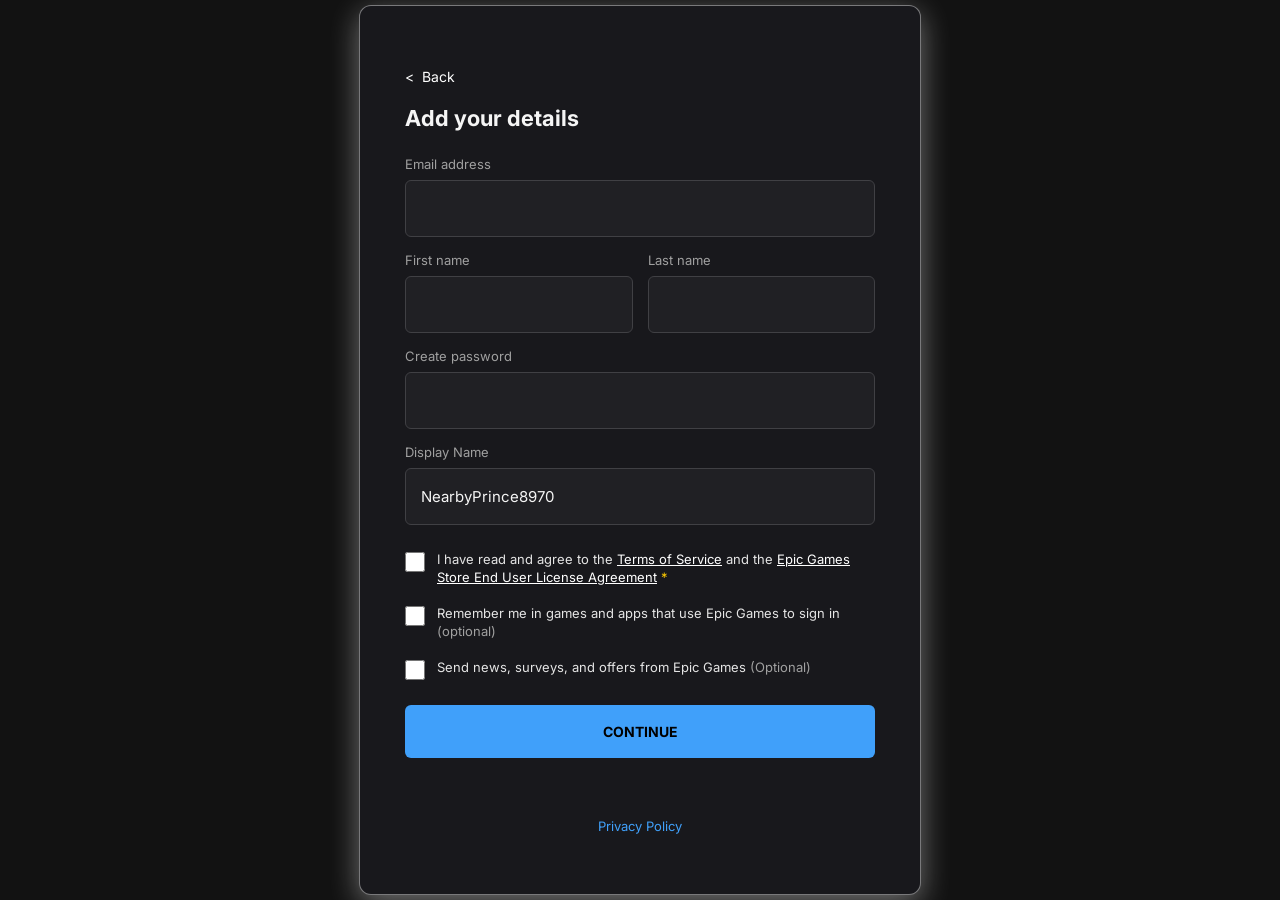
<file: registracija.html>
<!DOCTYPE html>
<html lang="sl">
<head>
    <meta charset="UTF-8">
    <meta name="viewport" content="width=device-width, initial-scale=1.0">
    <title>Add your details - Epic Games</title>
    <link rel="stylesheet" href="stylesheet.css">
    <style>
        /* Vsa pravila za registracijo na enem mestu */
        .nazaj {
            color: #ffffff;
            text-decoration: none;
            font-size: 14px;
            display: inline-block;
            margin-bottom: 20px;
        }
        .naslov-levo {
            text-align: left;
            font-size: 22px;
            margin-bottom: 25px;
        }
        .oznaka {
            display: block;
            font-size: 13px;
            color: #a0a0a0;
            margin-bottom: 8px;
        }
        .dva-stolpca {
            display: grid;
            grid-template-columns: 1fr 1fr;
            gap: 15px;
        }
        .vrstica-kljukica {
            display: flex;
            align-items: flex-start;
            gap: 12px;
            margin-bottom: 18px;
            font-size: 13px;
            color: #e5e5e5;
            line-height: 1.4;
            cursor: pointer;
        }
        .vrstica-kljukica input {
            width: 20px;
            height: 20px;
            margin-top: 2px;
            accent-color: #40a0fa;
            flex-shrink: 0;
        }
        .vrstica-kljukica a {
            color: #ffffff;
            text-decoration: underline;
        }
        .sivo {
            color: #a0a0a0;
        }
    </style>
</head>
<body>
    <div class="glavna-skatla">
        
        <a href="login.html" class="nazaj">&lt; &nbsp;Back</a>

        <h2 class="naslov-levo">Add your details</h2>

      <form action="login.html" method="GET">
            
            <div class="ohisje-vnosa">
                <label class="oznaka">Email address</label>
                <input type="email" value="">
            </div>

            <div class="dva-stolpca">
                <div class="ohisje-vnosa">
                    <label class="oznaka">First name</label>
                    <input type="text" required>
                </div>
                <div class="ohisje-vnosa">
                    <label class="oznaka">Last name</label>
                    <input type="text" required>
                </div>
            </div>

            <div class="ohisje-vnosa">
                <label class="oznaka">Create password</label>
                <input type="password" required>
            </div>

            <div class="ohisje-vnosa" style="margin-bottom: 25px;">
                <label class="oznaka">Display Name</label>
                <input type="text" value="NearbyPrince8970" required>
            </div>

            <label class="vrstica-kljukica">
                <input type="checkbox" required>
                <span>I have read and agree to the <a href="#">Terms of Service</a> and the <a href="#">Epic Games Store End User License Agreement</a> <span style="color: #ffcc00;">*</span></span>
            </label>

            <label class="vrstica-kljukica">
                <input type="checkbox">
                <span>Remember me in games and apps that use Epic Games to sign in <span class="sivo">(optional)</span></span>
            </label>

            <label class="vrstica-kljukica" style="margin-bottom: 25px;">
                <input type="checkbox">
                <span>Send news, surveys, and offers from Epic Games <span class="sivo">(Optional)</span></span>
            </label>

            <button type="submit" class="glavni-gumb">Continue</button>
        </form>

        <div class="povezave-spodaj">
            <a href="#">Privacy Policy</a>
        </div>
    </div>
</body>
</html>
</file>
<file: stylesheet.css>
@import url('https://fonts.googleapis.com/css2?family=Inter:wght@400;500;600;700&display=swap');

* {
    margin: 0;
    padding: 0;
    box-sizing: border-box;
    font-family: 'Inter', sans-serif;
}

body {
    background-color: #121212; 
    color: #f5f5f5;
    display: flex;
    justify-content: center;
    align-items: center;
    min-height: 100vh;
}

.glavna-skatla {
    background-color: #18181c;
    width: 100%;
    min-width: 300px;
    max-width: 562px;
    padding: 60px 45px;
    border-radius: 12px;
    border: 1px solid rgba(255, 255, 255, 0.42);
    box-shadow: 0px 8px 30px rgba(255, 255, 255, 0.4);
}

.logo {
    text-align: center;
    margin-bottom: 25px;
}

h2 {
    text-align: center;
    font-size: 20px;
    font-weight: 700;
    margin-bottom: 25px;
}

.ohisje-vnosa {
    margin-bottom: 15px;
}

.ohisje-vnosa input {
    width: 100%;
    padding: 18px 15px;
    background-color: #202024;
    border: 1px solid #404044;
    border-radius: 6px;
    color: #f5f5f5;
    font-size: 15px;
    transition: border-color 0.2s ease;
}

.ohisje-vnosa input:focus {
    outline: none;
    border-color: #f5f5f5;
}

.glavni-gumb {
    width: 100%;
    padding: 18px;
    background-color: #40a0fa; /* Svetlejša modra iz slike */
    color: #000;
    border: none;
    border-radius: 6px;
    font-size: 14px;
    font-weight: 700;
    text-transform: uppercase;
    cursor: pointer;
    margin-bottom: 20px;
    transition: background-color 0.2s ease;
}

.glavni-gumb:hover {
    background-color: #6bb9fa;
}

.besedilo-registracija {
    text-align: center;
    font-size: 14px;
    color: #a0a0a0;
    margin-bottom: 30px;
}

.besedilo-registracija a {
    color: #40a0fa;
    text-decoration: none;
}

.besedilo-registracija a:hover {
    text-decoration: underline;
}

.glava-sekcije {
    text-align: center;
    margin-bottom: 15px;
}

.naslov-sekcije {
    font-weight: 700;
    font-size: 14px;
    margin-bottom: 4px;
}

.podnaslov-sekcije {
    font-size: 12px;
    color: #a0a0a0;
}

/* CSS Grid poskrbi, da se Autodesk samodejno postavi levo spodaj */
.mreza-gumbov {
    display: grid;
    grid-template-columns: repeat(3, 1fr);
    gap: 12px;
    margin-bottom: 25px;
}

.kvadratni-gumb {
    background-color: #202024;
    border: 1px solid #303034;
    border-radius: 8px;
    padding: 18px 5px;
    display: flex;
    flex-direction: column;
    align-items: center;
    justify-content: center;
    color: #f5f5f5;
    cursor: pointer;
    transition: background-color 0.2s ease;
}

.kvadratni-gumb:hover {
    background-color: #2a2a2f;
}

.kvadratni-gumb i {
    font-size: 24px;
    margin-bottom: 8px;
}

.kvadratni-gumb span {
    font-size: 10px;
    font-weight: 600;
    text-align: center;
    line-height: 1.2;
}

.povezave-spodaj {
    display: flex;
    flex-direction: column;
    align-items: center;
    gap: 15px;
    margin-top: 40px;
}

.povezave-spodaj a {
    color: #40a0fa;
    text-decoration: none;
    font-size: 13px;
}

.povezave-spodaj a:hover {
    text-decoration: underline;
}

#epic-logo {
    width: 50px; /* To bo logotip pomanjšalo na pravilno velikost */
    margin: 0 auto 25px auto; /* To bo logotip centriralo in dodalo razmik spodaj */
}

/* Ta del zagotovi, da se SVG grafika pravilno prilagodi tvojemu ohišju (#epic-logo) */
#epic-logo svg {
    width: 100%;
    height: auto;
}


.icon-circle {
    width: 44px; 
    height: 44px;
    border-radius: 50%; 
    display: flex;
    justify-content: center;
    align-items: center;
    margin-bottom: 12px;
}


.ps-circle {
    background-color: #00439c; /* PlayStation modra */
}

.xbox-circle {
    background-color: #107c10; /* Xbox zelena */
}

.nintendo-circle {
    background-color: #e60012; /* Nintendo rdeča */
}


.icon-circle svg {
    margin-bottom: 0; /*
}

/* Barve za preostale kroge */
.google-circle {
    background-color: #ffffff; 
}

.steam-circle {
    background-color: #2d669c; 
}

.disney-circle {
    background-color: #ffffff; 
}

.apple-circle {
    background-color: #ffffff; 
}

.lego-circle {
    background-color: rgb(255, 217, 0); 
}

.autodesk-circle {
    background-color: #ffffff;
}
</file>
